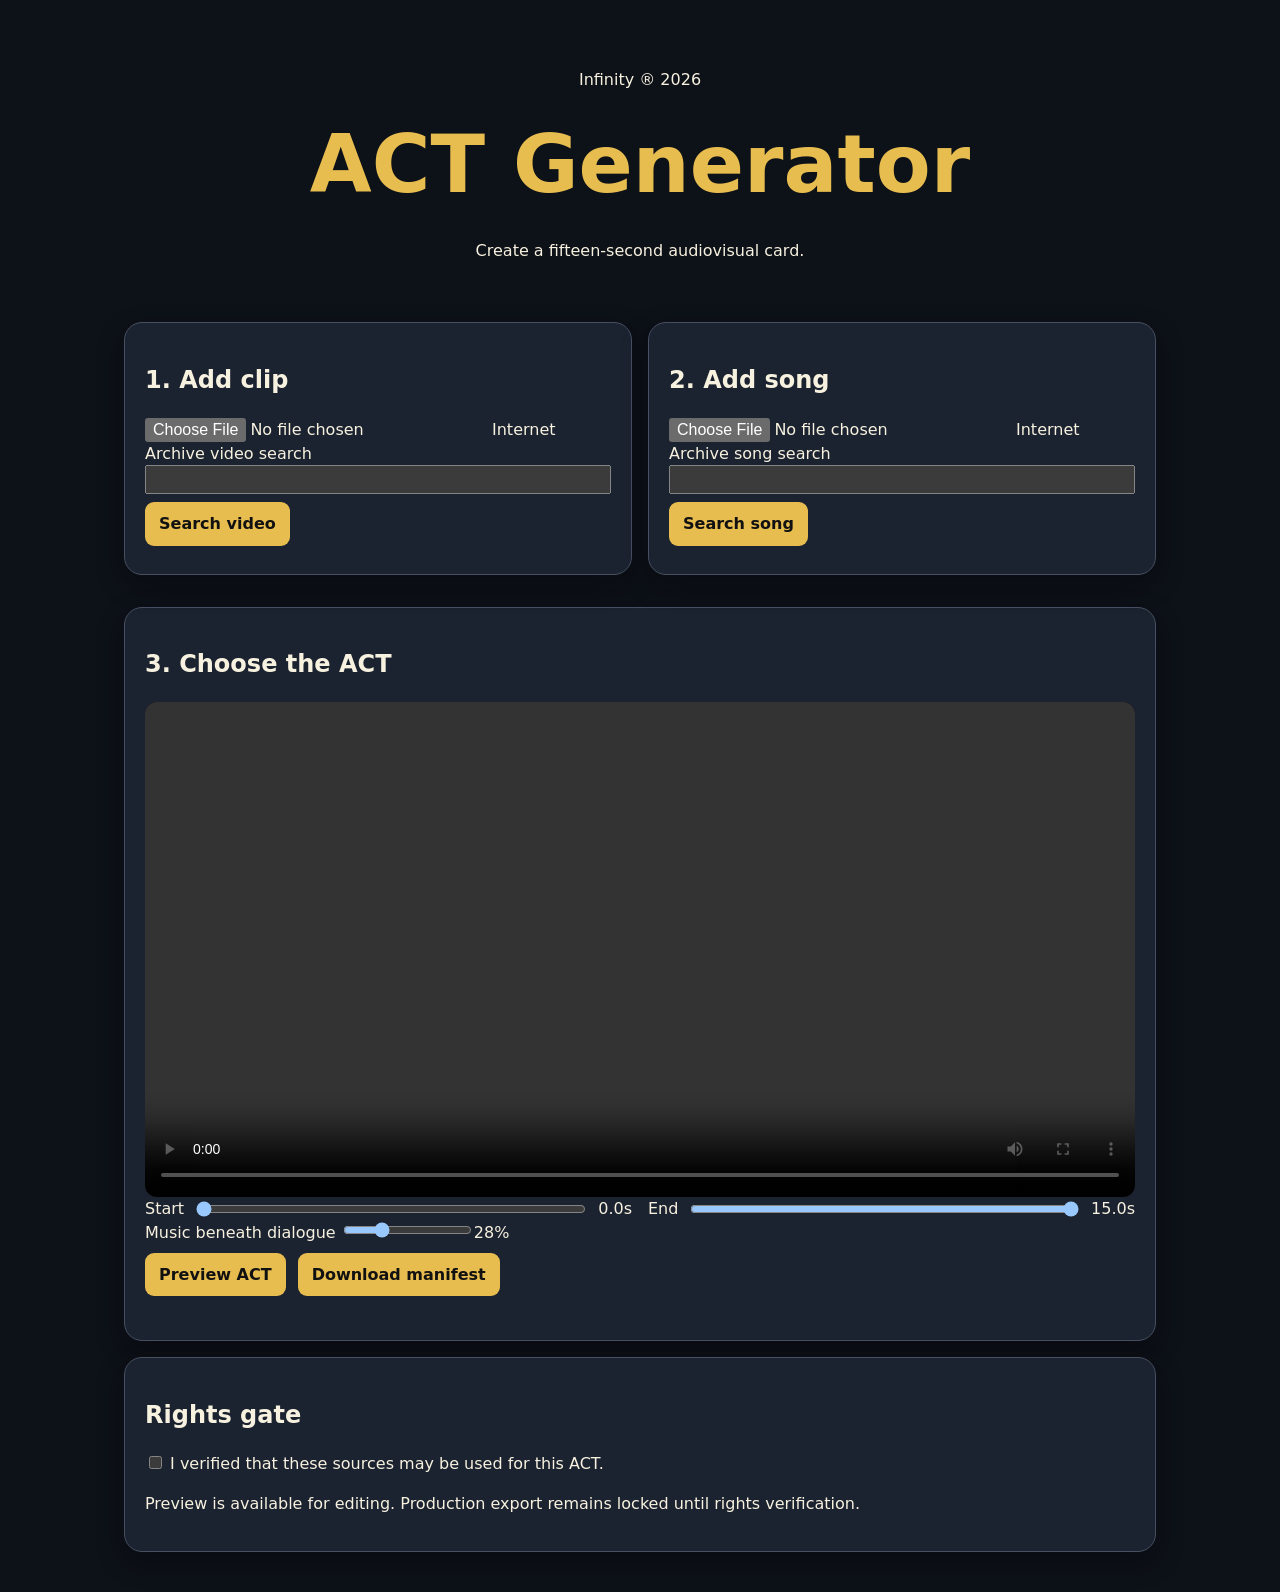
<file: act-generator/index.html>
<!doctype html>
<html lang="en"><head><meta charset="utf-8"><meta name="viewport" content="width=device-width,initial-scale=1"><title>ACT Generator — Infinity ®</title><link rel="stylesheet" href="styles.css"></head>
<body><main>
<header><p>Infinity ® 2026</p><h1>ACT Generator</h1><p>Create a fifteen-second audiovisual card.</p></header>
<section class="grid">
<div class="panel"><h2>1. Add clip</h2><input id="videoUpload" type="file" accept="video/*"><label>Internet Archive video search<input id="videoQuery"><button data-search="video">Search video</button></label><div id="videoResults" class="results"></div></div>
<div class="panel"><h2>2. Add song</h2><input id="audioUpload" type="file" accept="audio/*"><label>Internet Archive song search<input id="audioQuery"><button data-search="audio">Search song</button></label><div id="audioResults" class="results"></div></div>
</section>
<section class="panel editor"><h2>3. Choose the ACT</h2><video id="video" controls playsinline></video><audio id="audio" preload="metadata"></audio>
<div class="trim"><label>Start <input id="start" type="range" min="0" max="0" value="0" step=".1"><output id="startOut">0.0s</output></label><label>End <input id="end" type="range" min="0" max="15" value="15" step=".1"><output id="endOut">15.0s</output></label></div>
<label>Music beneath dialogue <input id="mix" type="range" min="0" max="1" value=".28" step=".01"><output id="mixOut">28%</output></label>
<div class="actions"><button id="preview">Preview ACT</button><button id="download">Download manifest</button></div><p id="status" role="status"></p></section>
<section class="panel"><h2>Rights gate</h2><label><input id="rights" type="checkbox"> I verified that these sources may be used for this ACT.</label><p>Preview is available for editing. Production export remains locked until rights verification.</p></section>
</main><script src="app.js"></script></body></html>
</file>
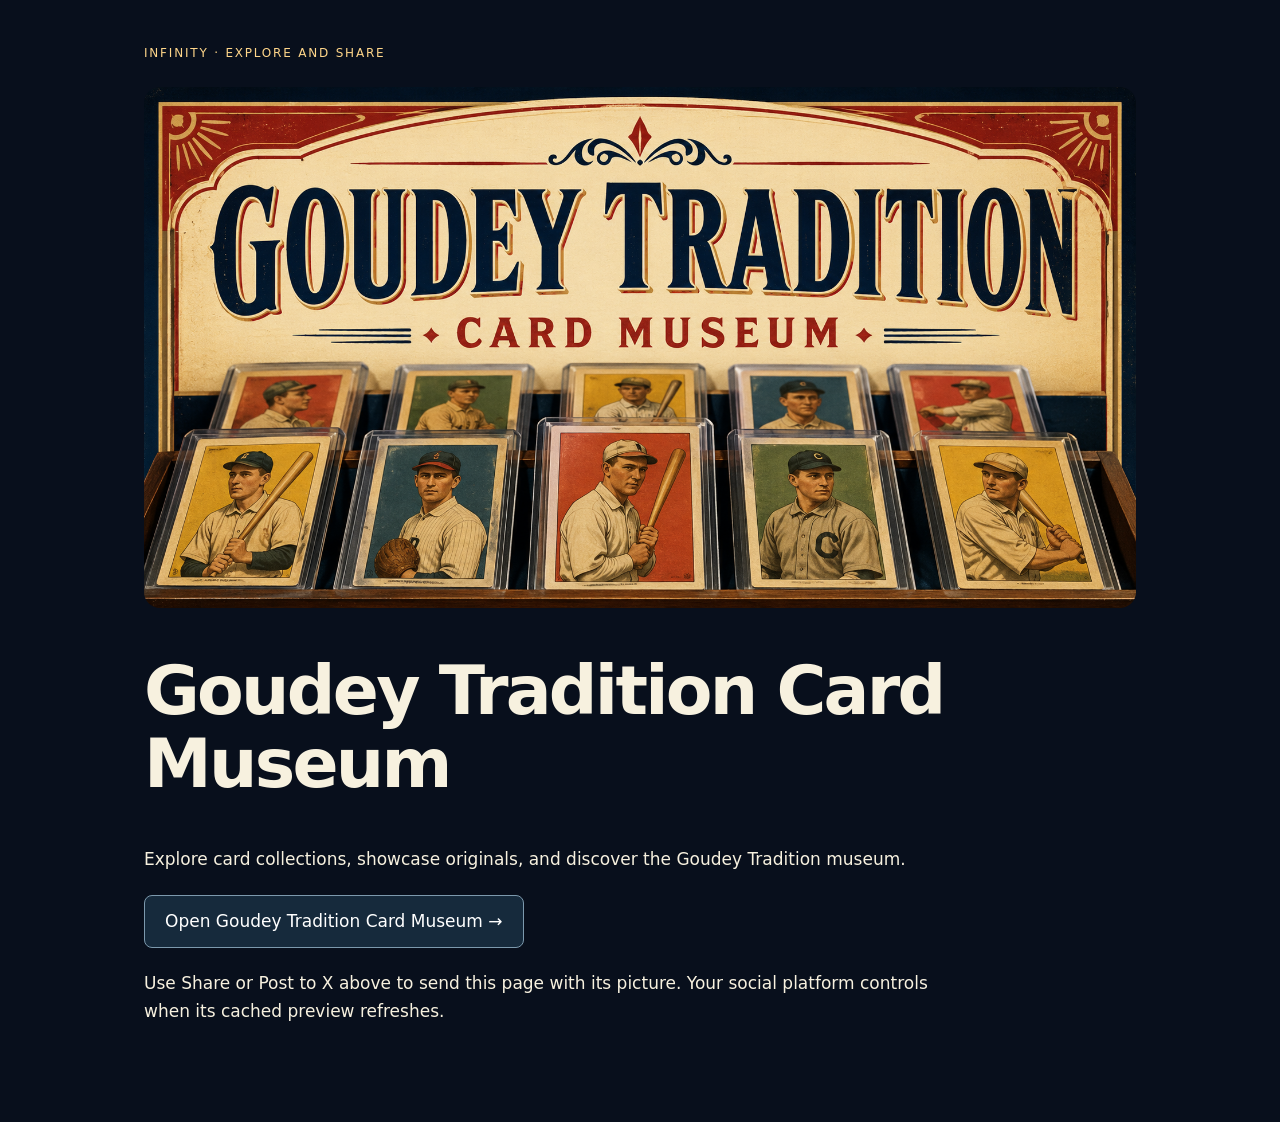
<file: share.html>
<!doctype html><html lang="en"><head><meta charset="utf-8"><meta name="viewport" content="width=device-width,initial-scale=1"><title>Goudey Tradition Card Museum — Share</title><meta name="description" content="Explore card collections, showcase originals, and discover the Goudey Tradition museum.">
<link rel="canonical" href="https://www-infinity4.github.io/Goudey-Tradition-Trading-Card-Company-LLC/share.html">
<meta property="og:type" content="website"><meta property="og:title" content="Goudey Tradition Card Museum"><meta property="og:description" content="Explore card collections, showcase originals, and discover the Goudey Tradition museum."><meta property="og:url" content="https://www-infinity4.github.io/Goudey-Tradition-Trading-Card-Company-LLC/share.html"><meta property="og:image" content="https://www-infinity4.github.io/Goudey-Tradition-Trading-Card-Company-LLC/assets/share-preview-v1.png"><meta property="og:image:secure_url" content="https://www-infinity4.github.io/Goudey-Tradition-Trading-Card-Company-LLC/assets/share-preview-v1.png"><meta property="og:image:type" content="image/png"><meta property="og:image:width" content="1731"><meta property="og:image:height" content="909"><meta property="og:image:alt" content="Goudey Tradition Card Museum website preview">
<meta name="twitter:card" content="summary_large_image"><meta name="twitter:title" content="Goudey Tradition Card Museum"><meta name="twitter:description" content="Explore card collections, showcase originals, and discover the Goudey Tradition museum."><meta name="twitter:image" content="https://www-infinity4.github.io/Goudey-Tradition-Trading-Card-Company-LLC/assets/share-preview-v1.png"><meta name="twitter:image:alt" content="Goudey Tradition Card Museum website preview"><style>*{box-sizing:border-box}body{margin:0;background:#080f1c;color:#f7f1df;font:17px/1.6 system-ui,sans-serif}main{max-width:1040px;margin:auto;padding:32px 24px 80px}h1{font-size:clamp(36px,7vw,68px);line-height:1.08;letter-spacing:-.04em}h2{margin-top:2em}a{color:#aee8ff}img.hero{display:block;width:100%;height:auto;border-radius:16px;margin:24px 0}p{max-width:75ch}.eyebrow{font-size:12px;letter-spacing:.15em;text-transform:uppercase;color:#ffd68a}.button{display:inline-block;border:1px solid #7c99ad;border-radius:8px;padding:12px 20px;text-decoration:none;background:#162a3c;color:#fff;margin:5px 8px 5px 0}.note{border-left:3px solid #ffd68a;background:#142031;padding:16px 20px}.doc{border-top:1px solid #324055;margin-top:48px;overflow-wrap:anywhere}.doc pre{overflow:auto;background:#121d2b;padding:18px;border-radius:8px}.doc table{display:block;overflow:auto;border-collapse:collapse}.doc td,.doc th{border:1px solid #44556b;padding:8px}.grid{display:grid;grid-template-columns:repeat(auto-fit,minmax(250px,1fr));gap:18px}.card{padding:22px;border:1px solid #324055;border-radius:14px;background:#101d2c}.card h2{margin:0}</style></head><body><main><p class="eyebrow">Infinity · Explore and share</p><img class="hero" src="assets/share-preview-v1.png" alt="Goudey Tradition Card Museum website preview"><h1>Goudey Tradition Card Museum</h1><p>Explore card collections, showcase originals, and discover the Goudey Tradition museum.</p><a class="button" href="./">Open Goudey Tradition Card Museum →</a><p>Use Share or Post to X above to send this page with its picture. Your social platform controls when its cached preview refreshes.</p></main><script defer src="https://www-infinity4.github.io/Mint-For-Infinity/unified-wallet.js?v=20260831-game-rewards1"></script>
<script defer src="https://www-infinity4.github.io/Mint-For-Infinity/site-community.js?v=20260831-storage2" data-site-id="GOUDEY-TRADITION-TRADING-CARD-COMPANY-LLC" data-site-title="Goudey Tradition Card Museum" data-share-url="https://www-infinity4.github.io/Goudey-Tradition-Trading-Card-Company-LLC/share.html"></script></body></html>
</file>
<file: act-generator/styles.css>
:root{color-scheme:dark;--gold:#e8bd50;--ink:#111;--panel:#1c2330}*{box-sizing:border-box}body{margin:0;background:#0d1118;color:#f7f1df;font:16px/1.45 system-ui,sans-serif}main{max-width:1080px;margin:auto;padding:24px}header{text-align:center;padding:28px}h1{color:var(--gold);font-size:clamp(2.4rem,7vw,5rem);margin:.1em}.grid{display:grid;grid-template-columns:repeat(auto-fit,minmax(280px,1fr));gap:16px}.panel{background:var(--panel);border:1px solid #475063;border-radius:18px;padding:20px;margin:16px 0;box-shadow:0 10px 28px #0005}input,button{font:inherit}input[type=text],input:not([type]){width:100%}button{background:var(--gold);color:var(--ink);border:0;border-radius:9px;padding:10px 14px;font-weight:800;margin:8px 0;cursor:pointer}video{display:block;width:100%;max-height:520px;background:#000;border-radius:12px}.trim{display:grid;grid-template-columns:1fr 1fr;gap:16px}.trim label{display:grid;grid-template-columns:auto 1fr auto;gap:10px;align-items:center}.results button{display:block;width:100%;text-align:left;background:#303a4c;color:#fff;font-weight:600}.actions{display:flex;gap:12px;flex-wrap:wrap}#status{color:var(--gold)}@media(max-width:600px){.trim{grid-template-columns:1fr}}
</file>
